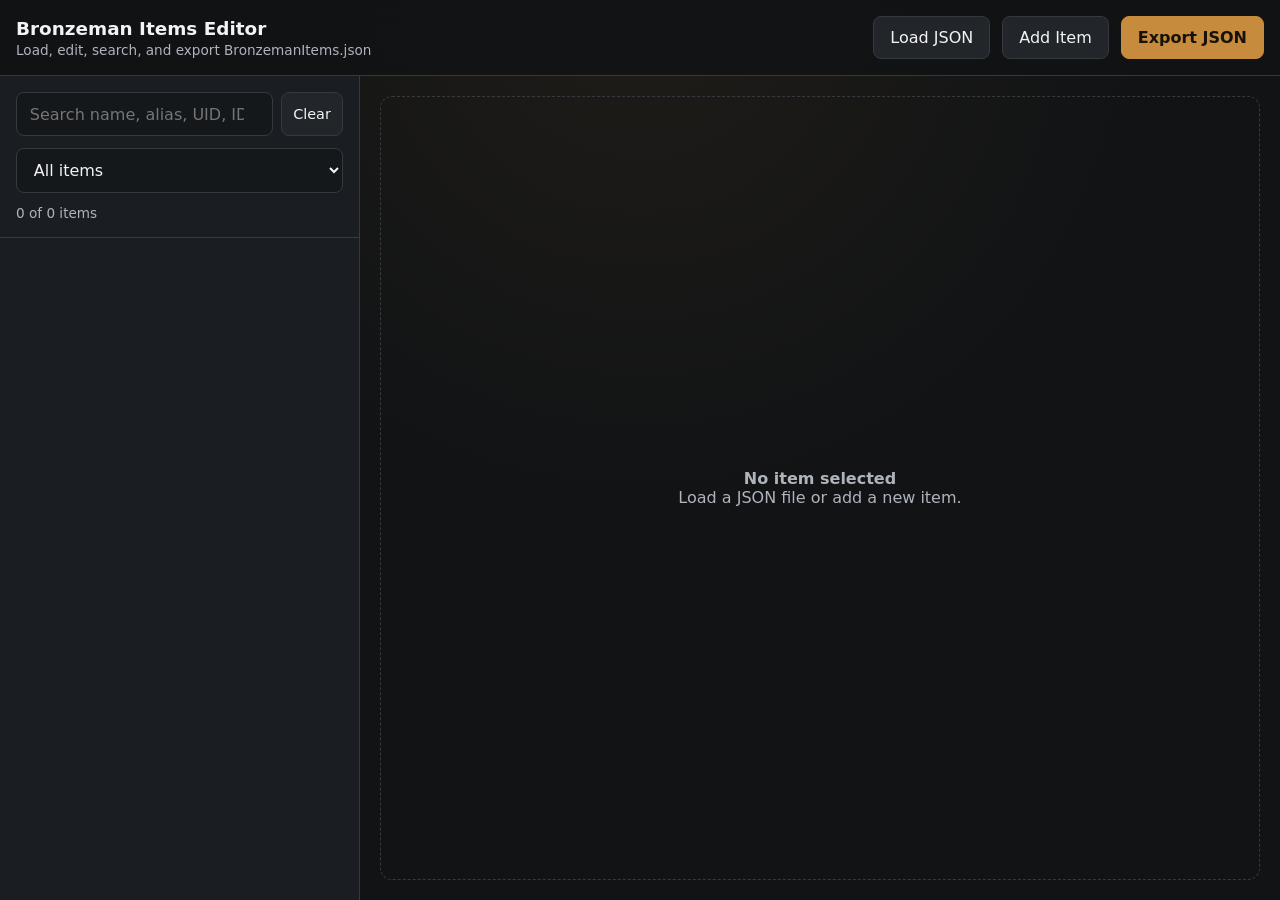
<file: BronzemanItemsEditor.html>
<!DOCTYPE html>
<html lang="en">
<head>
  <meta charset="UTF-8" />
  <meta name="viewport" content="width=device-width, initial-scale=1.0" />
  <title>Bronzeman Items Editor</title>
  <style>
    :root {
      color-scheme: dark;
      --bg: #111315;
      --panel: #1a1d21;
      --panel-2: #22262b;
      --border: #343a40;
      --text: #f2f3f5;
      --muted: #aeb4bc;
      --accent: #c68b3c;
      --accent-hover: #dda657;
      --danger: #b84a4a;
      --success: #4f9d69;
      --input: #15181b;
    }

    * {
      box-sizing: border-box;
    }

    body {
      margin: 0;
      min-height: 100vh;
      background:
        radial-gradient(circle at top, rgba(198, 139, 60, 0.08), transparent 32rem),
        var(--bg);
      color: var(--text);
      font-family: Inter, system-ui, -apple-system, BlinkMacSystemFont, "Segoe UI", sans-serif;
    }

    button,
    input,
    select,
    textarea {
      font: inherit;
    }

    button {
      border: 1px solid var(--border);
      background: var(--panel-2);
      color: var(--text);
      padding: 0.7rem 1rem;
      border-radius: 8px;
      cursor: pointer;
    }

    button:hover {
      border-color: var(--accent);
    }

    button.primary {
      background: var(--accent);
      color: #17110a;
      border-color: var(--accent);
      font-weight: 700;
    }

    button.primary:hover {
      background: var(--accent-hover);
    }

    button.danger {
      background: var(--danger);
      border-color: var(--danger);
    }

    button.small {
      padding: 0.45rem 0.7rem;
      font-size: 0.9rem;
    }

    input,
    select,
    textarea {
      width: 100%;
      color: var(--text);
      background: var(--input);
      border: 1px solid var(--border);
      border-radius: 8px;
      padding: 0.7rem 0.8rem;
      outline: none;
    }

    input:focus,
    select:focus,
    textarea:focus {
      border-color: var(--accent);
      box-shadow: 0 0 0 2px rgba(198, 139, 60, 0.14);
    }

    textarea {
      resize: vertical;
      min-height: 110px;
    }

    .app {
      min-height: 100vh;
      display: grid;
      grid-template-rows: auto 1fr;
    }

    .topbar {
      display: flex;
      align-items: center;
      gap: 0.75rem;
      flex-wrap: wrap;
      padding: 1rem;
      border-bottom: 1px solid var(--border);
      background: rgba(17, 19, 21, 0.96);
      position: sticky;
      top: 0;
      z-index: 10;
      backdrop-filter: blur(12px);
    }

    .title {
      margin-right: auto;
    }

    .title h1 {
      font-size: 1.15rem;
      margin: 0;
    }

    .title p {
      margin: 0.2rem 0 0;
      color: var(--muted);
      font-size: 0.85rem;
    }

    .layout {
      display: grid;
      grid-template-columns: minmax(280px, 360px) 1fr;
      min-height: 0;
    }

    .sidebar {
      border-right: 1px solid var(--border);
      background: var(--panel);
      display: flex;
      flex-direction: column;
      min-height: 0;
      max-height: calc(100vh - 74px);
      position: sticky;
      top: 74px;
    }

    .sidebar-controls {
      padding: 1rem;
      border-bottom: 1px solid var(--border);
      display: grid;
      gap: 0.75rem;
    }

    .search-row {
      display: grid;
      grid-template-columns: 1fr auto;
      gap: 0.5rem;
    }

    .item-count {
      color: var(--muted);
      font-size: 0.85rem;
    }

    .item-list {
      overflow-y: auto;
      padding: 0.5rem;
    }

    .item-row {
      width: 100%;
      display: grid;
      grid-template-columns: 42px minmax(0, 1fr);
      gap: 0.75rem;
      align-items: center;
      text-align: left;
      background: transparent;
      border: 1px solid transparent;
      padding: 0.65rem;
      margin-bottom: 0.3rem;
    }

    .item-row:hover,
    .item-row.active {
      background: var(--panel-2);
      border-color: var(--border);
    }

    .item-row.active {
      border-color: var(--accent);
    }

    .item-row img {
      width: 42px;
      height: 42px;
      object-fit: contain;
      image-rendering: pixelated;
      background: #0e1012;
      border-radius: 6px;
      border: 1px solid var(--border);
    }

    .item-row strong,
    .item-row span {
      display: block;
      overflow: hidden;
      text-overflow: ellipsis;
      white-space: nowrap;
    }

    .item-row span {
      color: var(--muted);
      font-size: 0.8rem;
      margin-top: 0.2rem;
    }

    .editor {
      padding: 1.25rem;
      min-width: 0;
    }

    .empty-state {
      height: 100%;
      min-height: 420px;
      display: grid;
      place-items: center;
      color: var(--muted);
      text-align: center;
      border: 1px dashed var(--border);
      border-radius: 12px;
    }

    .editor-card {
      background: var(--panel);
      border: 1px solid var(--border);
      border-radius: 12px;
      overflow: hidden;
    }

    .editor-header {
      display: grid;
      grid-template-columns: 120px 1fr;
      gap: 1rem;
      padding: 1rem;
      border-bottom: 1px solid var(--border);
      background: var(--panel-2);
    }

    .preview {
      width: 120px;
      height: 120px;
      object-fit: contain;
      image-rendering: pixelated;
      border-radius: 10px;
      border: 1px solid var(--border);
      background: #101214;
    }

    .editor-heading h2 {
      margin: 0 0 0.35rem;
      font-size: 1.35rem;
    }

    .editor-heading p {
      margin: 0;
      color: var(--muted);
      overflow-wrap: anywhere;
    }

    .form-grid {
      display: grid;
      grid-template-columns: repeat(2, minmax(0, 1fr));
      gap: 1rem;
      padding: 1rem;
    }

    .field {
      display: grid;
      gap: 0.4rem;
      min-width: 0;
    }

    .field.full {
      grid-column: 1 / -1;
    }

    .field label {
      color: var(--muted);
      font-size: 0.85rem;
      font-weight: 600;
    }

    .checkbox-row {
      display: flex;
      gap: 1rem;
      flex-wrap: wrap;
      align-items: center;
    }

    .checkbox-label {
      display: inline-flex;
      align-items: center;
      gap: 0.45rem;
      color: var(--text);
      font-size: 0.95rem;
    }

    .checkbox-label input {
      width: auto;
    }

    .tag-grid {
      display: grid;
      grid-template-columns: repeat(auto-fit, minmax(130px, 1fr));
      gap: 0.55rem;
      padding: 0.75rem;
      background: var(--input);
      border: 1px solid var(--border);
      border-radius: 8px;
    }

    .custom-tag-row {
      display: grid;
      grid-template-columns: 1fr auto;
      gap: 0.5rem;
      margin-top: 0.5rem;
    }

    .form-actions {
      display: flex;
      gap: 0.75rem;
      flex-wrap: wrap;
      padding: 1rem;
      border-top: 1px solid var(--border);
      background: var(--panel-2);
    }

    .status {
      margin-left: auto;
      color: var(--muted);
      display: flex;
      align-items: center;
      font-size: 0.9rem;
    }

    .status.dirty {
      color: var(--accent-hover);
    }

    .status.saved {
      color: var(--success);
    }

    .hidden {
      display: none !important;
    }

    @media (max-width: 850px) {
      .layout {
        grid-template-columns: 1fr;
      }

      .sidebar {
        position: static;
        max-height: 42vh;
        border-right: 0;
        border-bottom: 1px solid var(--border);
      }

      .editor-header {
        grid-template-columns: 90px 1fr;
      }

      .preview {
        width: 90px;
        height: 90px;
      }
    }

    @media (max-width: 600px) {
      .form-grid {
        grid-template-columns: 1fr;
      }

      .field.full {
        grid-column: auto;
      }

      .editor {
        padding: 0.75rem;
      }

      .topbar {
        position: static;
      }
    }
  </style>
</head>
<body>
  <div class="app">
    <header class="topbar">
      <div class="title">
        <h1>Bronzeman Items Editor</h1>
        <p>Load, edit, search, and export BronzemanItems.json</p>
      </div>

      <input id="fileInput" type="file" accept=".json,application/json" class="hidden" />
      <button id="loadButton">Load JSON</button>
      <button id="newItemButton">Add Item</button>
      <button id="exportButton" class="primary">Export JSON</button>
    </header>

    <main class="layout">
      <aside class="sidebar">
        <div class="sidebar-controls">
          <div class="search-row">
            <input id="searchInput" type="search" placeholder="Search name, alias, UID, ID, or tag..." />
            <button id="clearSearchButton" class="small">Clear</button>
          </div>

          <select id="filterSelect">
            <option value="all">All items</option>
            <option value="unlocked">Unlocked only</option>
            <option value="locked">Locked only</option>
            <option value="available">Always available</option>
            <option value="talent">Talent items</option>
            <option value="shop">Shop items</option>
          </select>

          <div id="itemCount" class="item-count">0 items</div>
        </div>

        <div id="itemList" class="item-list"></div>
      </aside>

      <section class="editor">
        <div id="emptyState" class="empty-state">
          <div>
            <strong>No item selected</strong>
            <div>Load a JSON file or add a new item.</div>
          </div>
        </div>

        <div id="editorCard" class="editor-card hidden">
          <div class="editor-header">
            <img id="imagePreview" class="preview" alt="Item preview" />
            <div class="editor-heading">
              <h2 id="editorTitle">Item</h2>
              <p id="editorSubtitle"></p>
            </div>
          </div>

          <div class="form-grid">
            <div class="field">
              <label for="nameInput">Name</label>
              <input id="nameInput" type="text" />
            </div>

            <div class="field">
              <label for="aliasInput">Alias</label>
              <input id="aliasInput" type="text" />
            </div>

            <div class="field">
              <label for="uidInput">UID</label>
              <input id="uidInput" type="text" />
            </div>

            <div class="field">
              <label for="itemIdInput">Item ID</label>
              <input id="itemIdInput" type="number" step="1" />
            </div>

            <div class="field">
              <label for="tierInput">Tier</label>
              <input id="tierInput" type="number" step="1" placeholder="null" />
            </div>

            <div class="field">
              <label for="costInput">Cost</label>
              <input id="costInput" type="number" step="1" placeholder="null" />
            </div>

            <div class="field full">
              <label>Flags</label>
              <div class="checkbox-row">
                <label class="checkbox-label">
                  <input id="alwaysAvailableInput" type="checkbox" />
                  Always available
                </label>
                <label class="checkbox-label">
                  <input id="unlockedInput" type="checkbox" />
                  Unlocked
                </label>
              </div>
            </div>

            <div class="field full">
              <label for="wikiLinkInput">Wiki Link</label>
              <input id="wikiLinkInput" type="url" />
            </div>

            <div class="field full">
              <label for="imageNameInput">Image Name</label>
              <input id="imageNameInput" type="text" placeholder="Shark.png" />
            </div>

            <div class="field full">
              <label>Tags</label>
              <div id="tagGrid" class="tag-grid"></div>
              <div class="custom-tag-row">
                <input id="customTagInput" type="text" placeholder="Add custom tag definition" />
                <button id="addTagButton" class="small">Add Tag</button>
              </div>
            </div>

            <div class="field full">
              <label>Behaviors</label>
              <div id="behaviorGrid" class="tag-grid"></div>
              <div class="custom-tag-row">
                <input id="customBehaviorInput" type="text" placeholder="Add custom behavior definition" />
                <button id="addBehaviorButton" class="small">Add Behavior</button>
              </div>
            </div>
          </div>

          <div class="form-actions">
            <button id="duplicateButton">Duplicate Item</button>
            <button id="deleteButton" class="danger">Delete Item</button>
            <div id="statusText" class="status saved">Saved in memory</div>
          </div>
        </div>
      </section>
    </main>
  </div>

  <script>
    const defaultTagDefinitions = [
      "melee",
      "range",
      "mage",
      "weapon",
      "armor",
      "spec",
      "jewellery",
      "rune",
      "food",
      "potion",
      "teleport",
      "ammo",
      "consumable",
      "other"
    ];

    const defaultBehaviorDefinitions = [
      "hidden",
      "talent",
      "shop",
      "unlock",
      "resupply"
    ];

    const state = {
      data: {
        schemaVersion: 2,
        items: [],
        tagDefinitions: [...defaultTagDefinitions],
        behaviorDefinitions: [...defaultBehaviorDefinitions]
      },
      selectedIndex: -1,
      dirty: false,
      fileName: "BronzemanItems.json"
    };

    const elements = {
      fileInput: document.getElementById("fileInput"),
      loadButton: document.getElementById("loadButton"),
      newItemButton: document.getElementById("newItemButton"),
      exportButton: document.getElementById("exportButton"),
      searchInput: document.getElementById("searchInput"),
      clearSearchButton: document.getElementById("clearSearchButton"),
      filterSelect: document.getElementById("filterSelect"),
      itemCount: document.getElementById("itemCount"),
      itemList: document.getElementById("itemList"),
      emptyState: document.getElementById("emptyState"),
      editorCard: document.getElementById("editorCard"),
      imagePreview: document.getElementById("imagePreview"),
      editorTitle: document.getElementById("editorTitle"),
      editorSubtitle: document.getElementById("editorSubtitle"),
      nameInput: document.getElementById("nameInput"),
      aliasInput: document.getElementById("aliasInput"),
      uidInput: document.getElementById("uidInput"),
      itemIdInput: document.getElementById("itemIdInput"),
      tierInput: document.getElementById("tierInput"),
      costInput: document.getElementById("costInput"),
      alwaysAvailableInput: document.getElementById("alwaysAvailableInput"),
      unlockedInput: document.getElementById("unlockedInput"),
      wikiLinkInput: document.getElementById("wikiLinkInput"),
      imageNameInput: document.getElementById("imageNameInput"),
      tagGrid: document.getElementById("tagGrid"),
      customTagInput: document.getElementById("customTagInput"),
      addTagButton: document.getElementById("addTagButton"),
      behaviorGrid: document.getElementById("behaviorGrid"),
      customBehaviorInput: document.getElementById("customBehaviorInput"),
      addBehaviorButton: document.getElementById("addBehaviorButton"),
      duplicateButton: document.getElementById("duplicateButton"),
      deleteButton: document.getElementById("deleteButton"),
      statusText: document.getElementById("statusText")
    };

    function normalizeData(data) {
      if (!data || typeof data !== "object") {
        throw new Error("The JSON root must be an object.");
      }

      if (!Array.isArray(data.items)) {
        throw new Error('The JSON must contain an "items" array.');
      }

      if (!Array.isArray(data.tagDefinitions)) {
        data.tagDefinitions = [...defaultTagDefinitions];
      }

      if (!Array.isArray(data.behaviorDefinitions)) {
        data.behaviorDefinitions = [...defaultBehaviorDefinitions];
      }

      if (data.schemaVersion === undefined) {
        data.schemaVersion = 2;
      }

      data.items = data.items.map(item => ({
        name: item.name ?? "",
        alias: item.alias ?? item.name ?? "",
        uid: item.uid ?? slugify(item.name ?? ""),
        itemId: toNullableNumber(item.itemId),
        tags: Array.isArray(item.tags) ? item.tags.map(String) : [],
        behaviors: Array.isArray(item.behaviors) ? item.behaviors.map(String) : [],
        tier: toNullableNumber(item.tier),
        alwaysAvailable: Boolean(item.alwaysAvailable),
        unlocked: Boolean(item.unlocked),
        wikiLink: item.wikiLink ?? "",
        imageName: item.imageName ?? "",
        cost: toNullableNumber(item.cost)
      }));

      data.tagDefinitions = [...new Set(data.tagDefinitions.map(String))];
      data.behaviorDefinitions = [...new Set(data.behaviorDefinitions.map(String))];

      for (const item of data.items) {
        for (const tag of item.tags) {
          if (!data.tagDefinitions.includes(tag)) {
            data.tagDefinitions.push(tag);
          }
        }

        for (const behavior of item.behaviors) {
          if (!data.behaviorDefinitions.includes(behavior)) {
            data.behaviorDefinitions.push(behavior);
          }
        }
      }

      return data;
    }

    function toNullableNumber(value) {
      if (value === null || value === undefined || value === "") {
        return null;
      }

      const number = Number(value);
      return Number.isFinite(number) ? number : null;
    }

    function slugify(value) {
      return String(value)
        .trim()
        .toLowerCase()
        .replace(/['’]/g, "")
        .replace(/[^a-z0-9]+/g, "-")
        .replace(/^-+|-+$/g, "");
    }

    function imagePath(item) {
      if (!item?.imageName) {
        return "";
      }

      return `images/items/${encodeURIComponent(item.imageName).replace(/%2F/g, "/")}`;
    }

    function setDirty(isDirty = true) {
      state.dirty = isDirty;
      elements.statusText.textContent = isDirty ? "Unsaved changes" : "Saved in memory";
      elements.statusText.classList.toggle("dirty", isDirty);
      elements.statusText.classList.toggle("saved", !isDirty);
    }

    function currentItem() {
      return state.selectedIndex >= 0 ? state.data.items[state.selectedIndex] : null;
    }

    function filteredItems() {
      const query = elements.searchInput.value.trim().toLowerCase();
      const filter = elements.filterSelect.value;

      return state.data.items
        .map((item, index) => ({ item, index }))
        .filter(({ item }) => {
          const matchesQuery =
            !query ||
            item.name.toLowerCase().includes(query) ||
            item.alias.toLowerCase().includes(query) ||
            item.uid.toLowerCase().includes(query) ||
            String(item.itemId ?? "").includes(query) ||
            item.tags.some(tag => tag.toLowerCase().includes(query)) ||
            item.behaviors.some(behavior => behavior.toLowerCase().includes(query));

          if (!matchesQuery) {
            return false;
          }

          switch (filter) {
            case "unlocked":
              return item.unlocked;
            case "locked":
              return !item.unlocked;
            case "available":
              return item.alwaysAvailable;
            case "talent":
              return item.behaviors.includes("talent");
            case "shop":
              return item.behaviors.includes("shop");
            default:
              return true;
          }
        });
    }

    function renderItemList() {
      const matches = filteredItems();
      elements.itemList.innerHTML = "";
      elements.itemCount.textContent = `${matches.length} of ${state.data.items.length} items`;

      const fragment = document.createDocumentFragment();

      for (const { item, index } of matches) {
        const button = document.createElement("button");
        button.className = `item-row${index === state.selectedIndex ? " active" : ""}`;
        button.type = "button";
        button.addEventListener("click", () => selectItem(index));

        const image = document.createElement("img");
        image.src = imagePath(item);
        image.alt = "";
        image.onerror = () => {
          image.style.opacity = "0.2";
          image.removeAttribute("src");
        };

        const text = document.createElement("div");
        const name = document.createElement("strong");
        name.textContent = item.name || "(Unnamed item)";
        const details = document.createElement("span");
        details.textContent = `${item.uid || "no-uid"} · ${item.itemId ?? "no ID"}`;

        text.append(name, details);
        button.append(image, text);
        fragment.append(button);
      }

      elements.itemList.append(fragment);
    }

    function renderTagGrid() {
      const item = currentItem();
      elements.tagGrid.innerHTML = "";

      if (!item) {
        return;
      }

      const fragment = document.createDocumentFragment();

      for (const tag of state.data.tagDefinitions) {
        const label = document.createElement("label");
        label.className = "checkbox-label";

        const checkbox = document.createElement("input");
        checkbox.type = "checkbox";
        checkbox.checked = item.tags.includes(tag);
        checkbox.addEventListener("change", () => {
          if (checkbox.checked) {
            if (!item.tags.includes(tag)) {
              item.tags.push(tag);
            }
          } else {
            item.tags = item.tags.filter(existingTag => existingTag !== tag);
          }

          setDirty();
          renderItemList();
        });

        const text = document.createElement("span");
        text.textContent = tag;

        label.append(checkbox, text);
        fragment.append(label);
      }

      elements.tagGrid.append(fragment);
    }

    function renderBehaviorGrid() {
      const item = currentItem();
      elements.behaviorGrid.innerHTML = "";

      if (!item) {
        return;
      }

      const fragment = document.createDocumentFragment();

      for (const behavior of state.data.behaviorDefinitions) {
        const label = document.createElement("label");
        label.className = "checkbox-label";

        const checkbox = document.createElement("input");
        checkbox.type = "checkbox";
        checkbox.checked = item.behaviors.includes(behavior);
        checkbox.addEventListener("change", () => {
          if (checkbox.checked) {
            if (!item.behaviors.includes(behavior)) {
              item.behaviors.push(behavior);
            }
          } else {
            item.behaviors = item.behaviors.filter(existingBehavior => existingBehavior !== behavior);
          }

          setDirty();
          renderItemList();
        });

        const text = document.createElement("span");
        text.textContent = behavior;

        label.append(checkbox, text);
        fragment.append(label);
      }

      elements.behaviorGrid.append(fragment);
    }

    function renderEditor() {
      const item = currentItem();
      const hasItem = Boolean(item);

      elements.emptyState.classList.toggle("hidden", hasItem);
      elements.editorCard.classList.toggle("hidden", !hasItem);

      if (!item) {
        return;
      }

      elements.nameInput.value = item.name;
      elements.aliasInput.value = item.alias;
      elements.uidInput.value = item.uid;
      elements.itemIdInput.value = item.itemId ?? "";
      elements.tierInput.value = item.tier ?? "";
      elements.costInput.value = item.cost ?? "";
      elements.alwaysAvailableInput.checked = item.alwaysAvailable;
      elements.unlockedInput.checked = item.unlocked;
      elements.wikiLinkInput.value = item.wikiLink;
      elements.imageNameInput.value = item.imageName;

      elements.editorTitle.textContent = item.name || "(Unnamed item)";
      elements.editorSubtitle.textContent = item.uid || "No UID";

      elements.imagePreview.src = imagePath(item);
      elements.imagePreview.style.opacity = "1";
      elements.imagePreview.onerror = () => {
        elements.imagePreview.style.opacity = "0.2";
        elements.imagePreview.removeAttribute("src");
      };

      renderTagGrid();
      renderBehaviorGrid();
      setDirty(state.dirty);
    }

    function selectItem(index) {
      state.selectedIndex = index;
      renderItemList();
      renderEditor();
    }

    function addItem() {
      const item = {
        name: "New item",
        alias: "New item",
        uid: makeUniqueUid("new-item"),
        itemId: null,
        tags: [],
        behaviors: [],
        tier: null,
        alwaysAvailable: false,
        unlocked: false,
        wikiLink: "",
        imageName: "",
        cost: null
      };

      state.data.items.push(item);
      state.selectedIndex = state.data.items.length - 1;
      setDirty();
      renderItemList();
      renderEditor();
      elements.nameInput.focus();
      elements.nameInput.select();
    }

    function duplicateItem() {
      const item = currentItem();
      if (!item) {
        return;
      }

      const copy = structuredClone(item);
      copy.name = `${item.name} Copy`;
      copy.alias = `${item.alias} Copy`;
      copy.uid = makeUniqueUid(`${item.uid || slugify(item.name)}-copy`);

      state.data.items.splice(state.selectedIndex + 1, 0, copy);
      state.selectedIndex += 1;

      setDirty();
      renderItemList();
      renderEditor();
    }

    function deleteItem() {
      const item = currentItem();
      if (!item) {
        return;
      }

      const confirmed = confirm(`Delete "${item.name || "this item"}"?`);
      if (!confirmed) {
        return;
      }

      state.data.items.splice(state.selectedIndex, 1);

      if (state.data.items.length === 0) {
        state.selectedIndex = -1;
      } else if (state.selectedIndex >= state.data.items.length) {
        state.selectedIndex = state.data.items.length - 1;
      }

      setDirty();
      renderItemList();
      renderEditor();
    }

    function makeUniqueUid(baseUid) {
      const normalized = slugify(baseUid) || "item";
      const existing = new Set(state.data.items.map(item => item.uid));

      if (!existing.has(normalized)) {
        return normalized;
      }

      let counter = 2;
      while (existing.has(`${normalized}-${counter}`)) {
        counter += 1;
      }

      return `${normalized}-${counter}`;
    }

    function addTagDefinition() {
      const tag = elements.customTagInput.value.trim().toLowerCase();

      if (!tag) {
        return;
      }

      if (!state.data.tagDefinitions.includes(tag)) {
        state.data.tagDefinitions.push(tag);
      }

      const item = currentItem();
      if (item && !item.tags.includes(tag)) {
        item.tags.push(tag);
      }

      elements.customTagInput.value = "";
      setDirty();
      renderTagGrid();
      renderItemList();
    }

    function addBehaviorDefinition() {
      const behavior = elements.customBehaviorInput.value.trim().toLowerCase();

      if (!behavior) {
        return;
      }

      if (!state.data.behaviorDefinitions.includes(behavior)) {
        state.data.behaviorDefinitions.push(behavior);
      }

      const item = currentItem();
      if (item && !item.behaviors.includes(behavior)) {
        item.behaviors.push(behavior);
      }

      elements.customBehaviorInput.value = "";
      setDirty();
      renderBehaviorGrid();
      renderItemList();
    }

    function updateCurrentItem(field, value) {
      const item = currentItem();
      if (!item) {
        return;
      }

      item[field] = value;
      setDirty();

      if (["name", "uid", "itemId", "imageName"].includes(field)) {
        renderItemList();
      }

      if (["name", "uid", "imageName"].includes(field)) {
        elements.editorTitle.textContent = item.name || "(Unnamed item)";
        elements.editorSubtitle.textContent = item.uid || "No UID";
        elements.imagePreview.src = imagePath(item);
        elements.imagePreview.style.opacity = "1";
      }
    }

    function exportJson() {
      const output = JSON.stringify(state.data, null, 2) + "\n";
      const blob = new Blob([output], { type: "application/json" });
      const url = URL.createObjectURL(blob);
      const anchor = document.createElement("a");

      anchor.href = url;
      anchor.download = state.fileName || "BronzemanItems.json";
      document.body.append(anchor);
      anchor.click();
      anchor.remove();

      URL.revokeObjectURL(url);
      setDirty(false);
    }

    async function loadJsonFile(file) {
      try {
        const text = await file.text();
        const parsed = JSON.parse(text);

        state.data = normalizeData(parsed);
        state.selectedIndex = state.data.items.length ? 0 : -1;
        state.fileName = file.name || "BronzemanItems.json";

        elements.searchInput.value = "";
        elements.filterSelect.value = "all";

        setDirty(false);
        renderItemList();
        renderEditor();
      } catch (error) {
        alert(`Could not load JSON:\n${error.message}`);
      } finally {
        elements.fileInput.value = "";
      }
    }

    elements.loadButton.addEventListener("click", () => elements.fileInput.click());
    elements.fileInput.addEventListener("change", event => {
      const file = event.target.files?.[0];
      if (file) {
        loadJsonFile(file);
      }
    });

    elements.newItemButton.addEventListener("click", addItem);
    elements.exportButton.addEventListener("click", exportJson);
    elements.duplicateButton.addEventListener("click", duplicateItem);
    elements.deleteButton.addEventListener("click", deleteItem);

    elements.searchInput.addEventListener("input", renderItemList);
    elements.filterSelect.addEventListener("change", renderItemList);
    elements.clearSearchButton.addEventListener("click", () => {
      elements.searchInput.value = "";
      elements.searchInput.focus();
      renderItemList();
    });

    elements.addTagButton.addEventListener("click", addTagDefinition);
    elements.customTagInput.addEventListener("keydown", event => {
      if (event.key === "Enter") {
        event.preventDefault();
        addTagDefinition();
      }
    });

    elements.addBehaviorButton.addEventListener("click", addBehaviorDefinition);
    elements.customBehaviorInput.addEventListener("keydown", event => {
      if (event.key === "Enter") {
        event.preventDefault();
        addBehaviorDefinition();
      }
    });

    elements.nameInput.addEventListener("input", event => {
      updateCurrentItem("name", event.target.value);
    });

    elements.aliasInput.addEventListener("input", event => {
      updateCurrentItem("alias", event.target.value);
    });

    elements.uidInput.addEventListener("input", event => {
      updateCurrentItem("uid", event.target.value);
    });

    elements.itemIdInput.addEventListener("input", event => {
      updateCurrentItem("itemId", toNullableNumber(event.target.value));
    });

    elements.tierInput.addEventListener("input", event => {
      updateCurrentItem("tier", toNullableNumber(event.target.value));
    });

    elements.costInput.addEventListener("input", event => {
      updateCurrentItem("cost", toNullableNumber(event.target.value));
    });

    elements.alwaysAvailableInput.addEventListener("change", event => {
      updateCurrentItem("alwaysAvailable", event.target.checked);
    });

    elements.unlockedInput.addEventListener("change", event => {
      updateCurrentItem("unlocked", event.target.checked);
    });

    elements.wikiLinkInput.addEventListener("input", event => {
      updateCurrentItem("wikiLink", event.target.value);
    });

    elements.imageNameInput.addEventListener("input", event => {
      updateCurrentItem("imageName", event.target.value);
    });

    window.addEventListener("beforeunload", event => {
      if (!state.dirty) {
        return;
      }

      event.preventDefault();
      event.returnValue = "";
    });

    renderItemList();
    renderEditor();
  </script>
</body>
</html>
</file>
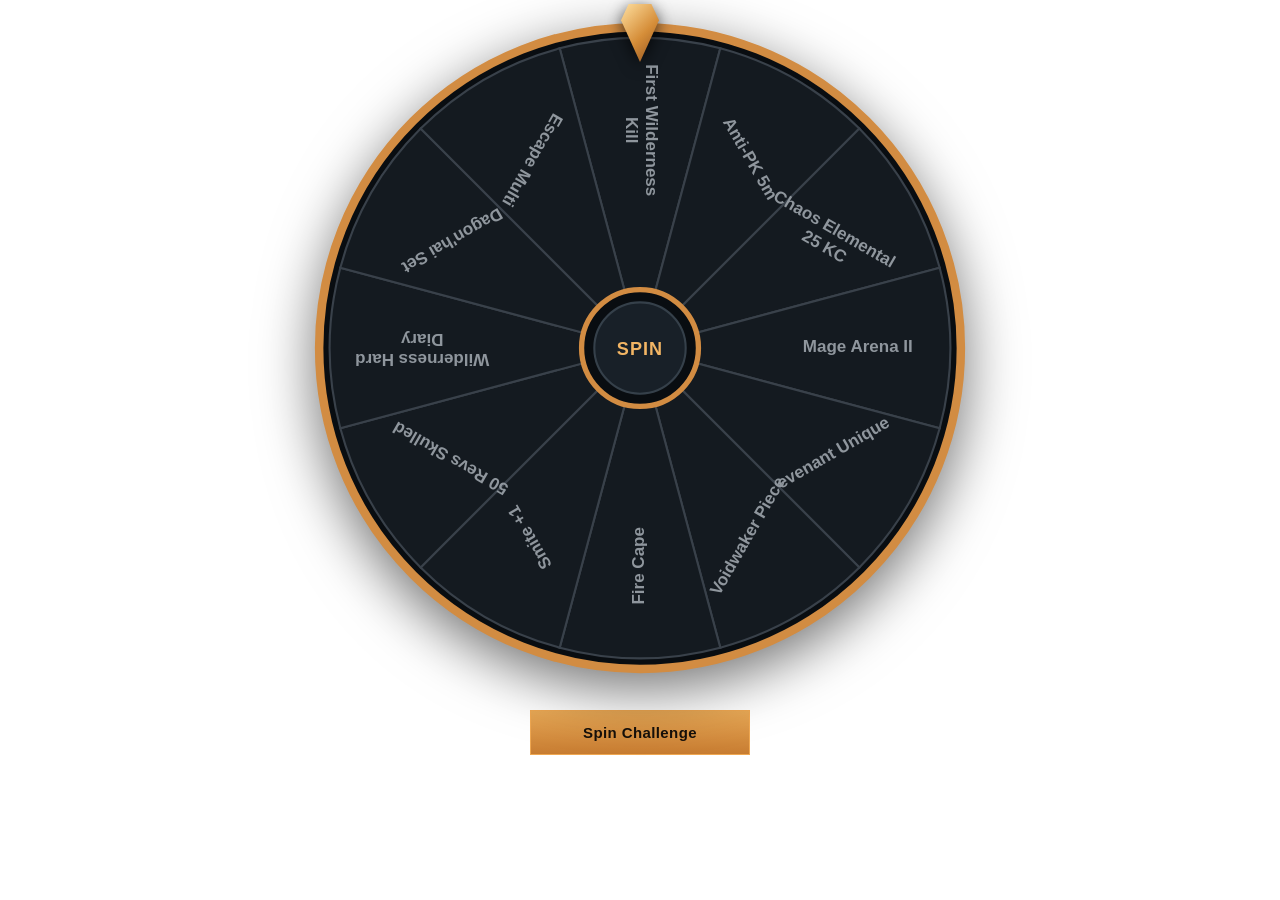
<file: challengetest/challengetest.html>
<!DOCTYPE html>
<html lang="en">
<head>
  <meta charset="UTF-8">

  <meta
    name="viewport"
    content="width=device-width, initial-scale=1.0"
  >

  <title>Bronzeman Challenge Wheel</title>

  <link rel="stylesheet" href="./challengetest.css">
</head>

<body>
  <main class="page">
    <section class="challenge-wheel">
      <div class="wheel-wrapper">
        <div class="wheel-pointer" aria-hidden="true"></div>

        <svg
          id="challengeWheel"
          class="wheel"
          viewBox="-320 -320 640 640"
          role="img"
          aria-label="Bronzeman challenge wheel"
        >
          <defs>
            <filter
              id="selectedGlow"
              x="-50%"
              y="-50%"
              width="200%"
              height="200%"
            >
              <feGaussianBlur
                stdDeviation="7"
                result="blur"
              ></feGaussianBlur>

              <feFlood
                flood-color="#f1ad56"
                flood-opacity="0.9"
                result="color"
              ></feFlood>

              <feComposite
                in="color"
                in2="blur"
                operator="in"
                result="glow"
              ></feComposite>

              <feMerge>
                <feMergeNode in="glow"></feMergeNode>
                <feMergeNode in="SourceGraphic"></feMergeNode>
              </feMerge>
            </filter>
          </defs>

          <circle
            class="wheel-outer-ring"
            cx="0"
            cy="0"
            r="302"
          ></circle>

          <g id="wheelRotator">
            <g id="wheelSlices"></g>

            <circle
              class="wheel-center-ring"
              cx="0"
              cy="0"
              r="55"
            ></circle>

            <circle
              class="wheel-center"
              cx="0"
              cy="0"
              r="43"
            ></circle>

            <text
              class="wheel-center-text"
              x="0"
              y="7"
              text-anchor="middle"
            >
              SPIN
            </text>
          </g>
        </svg>
      </div>

      <button
        id="spinChallengeButton"
        class="spin-button"
        type="button"
      >
        Spin Challenge
      </button>

      <section
        id="challengeResult"
        class="challenge-result"
        aria-live="polite"
        hidden
      >
        <div class="result-label">Challenge</div>

        <div
          id="challengeResultName"
          class="result-name"
        ></div>

        <div class="result-label reward-label">
          Reward
        </div>

        <div
          id="challengeReward"
          class="reward-items"
        ></div>
      </section>
    </section>
  </main>

  <script src="./challengetest.js"></script>
</body>
</html>
</file>
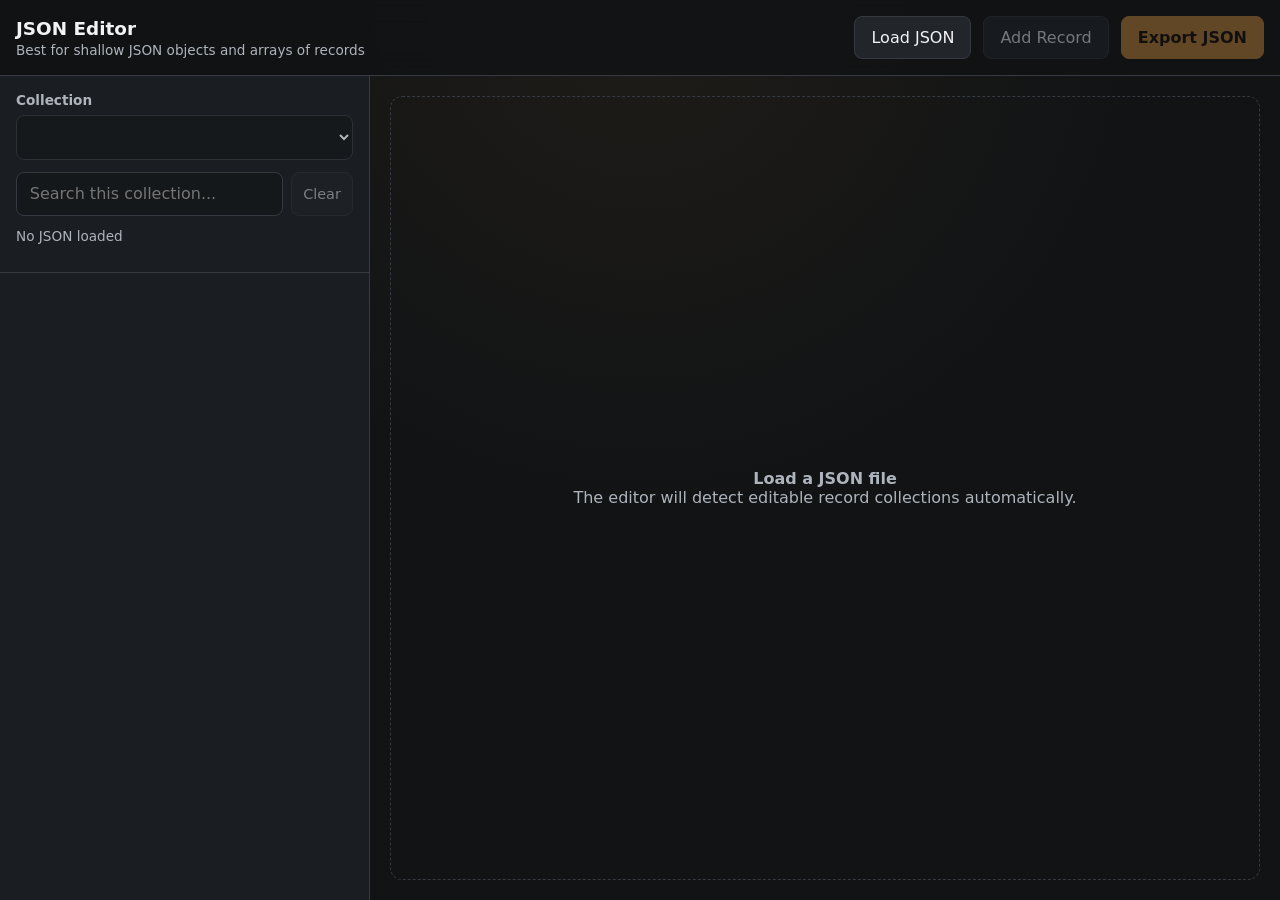
<file: tools/JSONEditor.html>
<!DOCTYPE html>
<html lang="en">
<head>
  <meta charset="UTF-8" />
  <meta name="viewport" content="width=device-width, initial-scale=1.0" />
  <title>JSON Editor</title>
  <style>
    :root {
      color-scheme: dark;
      --bg: #111315;
      --panel: #1a1d21;
      --panel-2: #22262b;
      --border: #343a40;
      --text: #f2f3f5;
      --muted: #aeb4bc;
      --accent: #c68b3c;
      --accent-hover: #dda657;
      --danger: #b84a4a;
      --success: #4f9d69;
      --input: #15181b;
      --warning: #d4a24e;
    }

    * { box-sizing: border-box; }

    body {
      margin: 0;
      min-height: 100vh;
      background:
        radial-gradient(circle at top, rgba(198, 139, 60, 0.08), transparent 32rem),
        var(--bg);
      color: var(--text);
      font-family: Inter, system-ui, -apple-system, BlinkMacSystemFont, "Segoe UI", sans-serif;
    }

    button, input, select, textarea { font: inherit; }

    button {
      border: 1px solid var(--border);
      background: var(--panel-2);
      color: var(--text);
      padding: 0.7rem 1rem;
      border-radius: 8px;
      cursor: pointer;
    }

    button:hover { border-color: var(--accent); }
    button:disabled { opacity: 0.45; cursor: not-allowed; }

    button.primary {
      background: var(--accent);
      color: #17110a;
      border-color: var(--accent);
      font-weight: 700;
    }

    button.primary:hover { background: var(--accent-hover); }
    button.danger { background: var(--danger); border-color: var(--danger); }
    button.small { padding: 0.45rem 0.7rem; font-size: 0.9rem; }

    input, select, textarea {
      width: 100%;
      color: var(--text);
      background: var(--input);
      border: 1px solid var(--border);
      border-radius: 8px;
      padding: 0.7rem 0.8rem;
      outline: none;
    }

    input:focus, select:focus, textarea:focus {
      border-color: var(--accent);
      box-shadow: 0 0 0 2px rgba(198, 139, 60, 0.14);
    }

    textarea { resize: vertical; min-height: 100px; }

    .app { min-height: 100vh; display: grid; grid-template-rows: auto 1fr; }

    .topbar {
      display: flex;
      align-items: center;
      gap: 0.75rem;
      flex-wrap: wrap;
      padding: 1rem;
      border-bottom: 1px solid var(--border);
      background: rgba(17, 19, 21, 0.96);
      position: sticky;
      top: 0;
      z-index: 10;
      backdrop-filter: blur(12px);
    }

    .title { margin-right: auto; }
    .title h1 { font-size: 1.15rem; margin: 0; }
    .title p { margin: 0.2rem 0 0; color: var(--muted); font-size: 0.85rem; }

    .layout { display: grid; grid-template-columns: minmax(290px, 370px) 1fr; min-height: 0; }

    .sidebar {
      border-right: 1px solid var(--border);
      background: var(--panel);
      display: flex;
      flex-direction: column;
      min-height: 0;
      max-height: calc(100vh - 74px);
      position: sticky;
      top: 74px;
    }

    .sidebar-controls {
      padding: 1rem;
      border-bottom: 1px solid var(--border);
      display: grid;
      gap: 0.75rem;
    }

    .search-row { display: grid; grid-template-columns: 1fr auto; gap: 0.5rem; }
    .record-count, .hint { color: var(--muted); font-size: 0.85rem; }
    .record-list { overflow-y: auto; padding: 0.5rem; }

    .record-row {
      width: 100%;
      display: grid;
      grid-template-columns: 42px minmax(0, 1fr);
      gap: 0.75rem;
      align-items: center;
      text-align: left;
      background: transparent;
      border: 1px solid transparent;
      padding: 0.65rem;
      margin-bottom: 0.3rem;
    }

    .record-row.no-image { grid-template-columns: minmax(0, 1fr); }
    .record-row:hover, .record-row.active { background: var(--panel-2); border-color: var(--border); }
    .record-row.active { border-color: var(--accent); }

    .record-row img {
      width: 42px;
      height: 42px;
      object-fit: contain;
      image-rendering: pixelated;
      background: #0e1012;
      border-radius: 6px;
      border: 1px solid var(--border);
    }

    .record-row strong, .record-row span {
      display: block;
      overflow: hidden;
      text-overflow: ellipsis;
      white-space: nowrap;
    }

    .record-row span { color: var(--muted); font-size: 0.8rem; margin-top: 0.2rem; }

    .editor { padding: 1.25rem; min-width: 0; }

    .empty-state {
      height: 100%;
      min-height: 420px;
      display: grid;
      place-items: center;
      color: var(--muted);
      text-align: center;
      border: 1px dashed var(--border);
      border-radius: 12px;
      padding: 2rem;
    }

    .editor-card { background: var(--panel); border: 1px solid var(--border); border-radius: 12px; overflow: hidden; }

    .editor-header {
      display: grid;
      grid-template-columns: 120px 1fr;
      gap: 1rem;
      padding: 1rem;
      border-bottom: 1px solid var(--border);
      background: var(--panel-2);
    }

    .editor-header.no-preview { grid-template-columns: 1fr; }

    .preview {
      width: 120px;
      height: 120px;
      object-fit: contain;
      image-rendering: pixelated;
      border-radius: 10px;
      border: 1px solid var(--border);
      background: #101214;
    }

    .editor-heading h2 { margin: 0 0 0.35rem; font-size: 1.35rem; overflow-wrap: anywhere; }
    .editor-heading p { margin: 0; color: var(--muted); overflow-wrap: anywhere; }

    .form-grid {
      display: grid;
      grid-template-columns: repeat(2, minmax(0, 1fr));
      gap: 1rem;
      padding: 1rem;
    }

    .field { display: grid; gap: 0.4rem; min-width: 0; }
    .field.full { grid-column: 1 / -1; }
    .field > label, .nested-title { color: var(--muted); font-size: 0.85rem; font-weight: 600; }

    .checkbox-label { display: inline-flex; align-items: center; gap: 0.55rem; color: var(--text); }
    .checkbox-label input { width: auto; }

    .definition-grid {
      display: grid;
      grid-template-columns: repeat(auto-fit, minmax(135px, 1fr));
      gap: 0.55rem;
      padding: 0.75rem;
      background: var(--input);
      border: 1px solid var(--border);
      border-radius: 8px;
    }

    .nested-object {
      grid-column: 1 / -1;
      border: 1px solid var(--border);
      border-radius: 10px;
      padding: 0.9rem;
      display: grid;
      grid-template-columns: repeat(2, minmax(0, 1fr));
      gap: 0.85rem;
      background: rgba(0, 0, 0, 0.08);
    }

    .nested-title { grid-column: 1 / -1; font-size: 0.95rem; color: var(--text); }

    .field-note { color: var(--muted); font-size: 0.78rem; }
    .field-error { color: #f08a8a; font-size: 0.8rem; min-height: 1em; }

    .form-actions {
      display: flex;
      gap: 0.75rem;
      flex-wrap: wrap;
      padding: 1rem;
      border-top: 1px solid var(--border);
      background: var(--panel-2);
    }

    .status { margin-left: auto; color: var(--muted); display: flex; align-items: center; font-size: 0.9rem; }
    .status.dirty { color: var(--accent-hover); }
    .status.saved { color: var(--success); }
    .status.invalid { color: #f08a8a; }
    .hidden { display: none !important; }

    @media (max-width: 850px) {
      .layout { grid-template-columns: 1fr; }
      .sidebar { position: static; max-height: 42vh; border-right: 0; border-bottom: 1px solid var(--border); }
      .editor-header { grid-template-columns: 90px 1fr; }
      .preview { width: 90px; height: 90px; }
    }

    @media (max-width: 600px) {
      .form-grid, .nested-object { grid-template-columns: 1fr; }
      .field.full, .nested-object, .nested-title { grid-column: auto; }
      .editor { padding: 0.75rem; }
      .topbar { position: static; }
    }
  </style>
</head>
<body>
  <div class="app">
    <header class="topbar">
      <div class="title">
        <h1>JSON Editor</h1>
        <p>Best for shallow JSON objects and arrays of records</p>
      </div>

      <input id="fileInput" type="file" accept=".json,application/json" class="hidden" />
      <button id="loadButton">Load JSON</button>
      <button id="addButton" disabled>Add Record</button>
      <button id="exportButton" class="primary" disabled>Export JSON</button>
    </header>

    <main class="layout">
      <aside class="sidebar">
        <div class="sidebar-controls">
          <div class="field">
            <label for="collectionSelect">Collection</label>
            <select id="collectionSelect" disabled></select>
          </div>

          <div class="search-row">
            <input id="searchInput" type="search" placeholder="Search this collection..." disabled />
            <button id="clearSearchButton" class="small" disabled>Clear</button>
          </div>

          <div id="recordCount" class="record-count">No JSON loaded</div>
          <div id="collectionHint" class="hint"></div>
        </div>

        <div id="recordList" class="record-list"></div>
      </aside>

      <section class="editor">
        <div id="emptyState" class="empty-state">
          <div>
            <strong>Load a JSON file</strong>
            <div>The editor will detect editable record collections automatically.</div>
          </div>
        </div>

        <div id="editorCard" class="editor-card hidden">
          <div id="editorHeader" class="editor-header no-preview">
            <img id="imagePreview" class="preview hidden" alt="Record preview" />
            <div class="editor-heading">
              <h2 id="editorTitle">Record</h2>
              <p id="editorSubtitle"></p>
            </div>
          </div>

          <div id="formGrid" class="form-grid"></div>

          <div class="form-actions">
            <button id="duplicateButton">Duplicate Record</button>
            <button id="deleteButton" class="danger">Delete Record</button>
            <div id="statusText" class="status saved">Saved in memory</div>
          </div>
        </div>
      </section>
    </main>
  </div>

  <script>
    const state = {
      data: null,
      fileName: "data.json",
      collections: [],
      collectionKey: null,
      selectedIndex: -1,
      dirty: false,
      invalidFields: new Set()
    };

    const elements = {
      fileInput: document.getElementById("fileInput"),
      loadButton: document.getElementById("loadButton"),
      addButton: document.getElementById("addButton"),
      exportButton: document.getElementById("exportButton"),
      collectionSelect: document.getElementById("collectionSelect"),
      searchInput: document.getElementById("searchInput"),
      clearSearchButton: document.getElementById("clearSearchButton"),
      recordCount: document.getElementById("recordCount"),
      collectionHint: document.getElementById("collectionHint"),
      recordList: document.getElementById("recordList"),
      emptyState: document.getElementById("emptyState"),
      editorCard: document.getElementById("editorCard"),
      editorHeader: document.getElementById("editorHeader"),
      imagePreview: document.getElementById("imagePreview"),
      editorTitle: document.getElementById("editorTitle"),
      editorSubtitle: document.getElementById("editorSubtitle"),
      formGrid: document.getElementById("formGrid"),
      duplicateButton: document.getElementById("duplicateButton"),
      deleteButton: document.getElementById("deleteButton"),
      statusText: document.getElementById("statusText")
    };

    function isPlainObject(value) {
      return value !== null && typeof value === "object" && !Array.isArray(value);
    }

    function deepClone(value) {
      return typeof structuredClone === "function"
        ? structuredClone(value)
        : JSON.parse(JSON.stringify(value));
    }

    function detectCollections(data) {
      if (Array.isArray(data)) {
        return [{ key: "$root", label: "Root array", array: data }];
      }

      if (!isPlainObject(data)) return [];

      return Object.entries(data)
        .filter(([, value]) => Array.isArray(value))
        .map(([key, array]) => ({ key, label: key, array }));
    }

    function currentCollection() {
      return state.collections.find(collection => collection.key === state.collectionKey) || null;
    }

    function currentArray() {
      return currentCollection()?.array || [];
    }

    function currentRecord() {
      const array = currentArray();
      return state.selectedIndex >= 0 ? array[state.selectedIndex] : null;
    }

    function setDirty(value = true) {
      state.dirty = value;
      updateStatus();
    }

    function updateStatus() {
      const invalid = state.invalidFields.size > 0;
      elements.statusText.className = `status ${invalid ? "invalid" : state.dirty ? "dirty" : "saved"}`;
      elements.statusText.textContent = invalid
        ? `${state.invalidFields.size} invalid JSON field${state.invalidFields.size === 1 ? "" : "s"}`
        : state.dirty
          ? "Unsaved changes"
          : "Saved in memory";
      elements.exportButton.disabled = !state.data || invalid;
    }

    function inferFieldKeys(array) {
      const keys = [];
      const seen = new Set();

      for (const record of array) {
        if (!isPlainObject(record)) continue;
        for (const key of Object.keys(record)) {
          if (!seen.has(key)) {
            seen.add(key);
            keys.push(key);
          }
        }
      }

      return keys;
    }

    function findDefinitionArray(fieldName) {
      if (!isPlainObject(state.data)) return null;

      const singular = fieldName.endsWith("s") ? fieldName.slice(0, -1) : fieldName;
      const candidates = [
        `${fieldName}Definitions`,
        `${singular}Definitions`,
        `${fieldName}Options`,
        `${singular}Options`,
        `${fieldName}Values`,
        `${singular}Values`
      ];

      const normalizedCandidates = candidates.map(value => value.toLowerCase());
      const match = Object.keys(state.data).find(key => normalizedCandidates.includes(key.toLowerCase()));
      const value = match ? state.data[match] : null;

      return Array.isArray(value) && value.every(entry => ["string", "number", "boolean"].includes(typeof entry))
        ? value
        : null;
    }

    function getImageField(record) {
      if (!isPlainObject(record)) return null;

      const exactCandidates = ["imageName", "imageFile", "image", "iconName", "iconFile", "icon"];
      const exact = Object.keys(record).find(key => exactCandidates.includes(key));
      if (exact && typeof record[exact] === "string") return exact;

      return Object.keys(record).find(key => {
        const normalized = key.toLowerCase();
        return typeof record[key] === "string" &&
          (normalized.includes("image") || normalized.includes("icon")) &&
          !normalized.includes("url") && !normalized.includes("link");
      }) || null;
    }

    function imageCandidates(record) {
      const field = getImageField(record);
      const fileName = field ? String(record[field] || "").trim() : "";
      if (!fileName) return [];

      if (/^(https?:|data:|blob:|\/)/i.test(fileName)) return [fileName];

      const encoded = fileName.split("/").map(encodeURIComponent).join("/");
      return [`../images/items/${encoded}`, `../images/other/${encoded}`];
    }

    function loadImageWithFallback(image, candidates) {
      let index = 0;
      image.style.opacity = "1";

      const tryNext = () => {
        if (index >= candidates.length) {
          image.removeAttribute("src");
          image.style.opacity = "0.2";
          return;
        }
        image.src = candidates[index++];
      };

      image.onerror = tryNext;
      tryNext();
    }

    function displayName(record, index) {
      if (!isPlainObject(record)) return `${typeof record}: ${String(record)}`;

      const candidates = ["name", "title", "label", "alias", "uid", "id", "itemId", "key"];
      for (const key of candidates) {
        if (record[key] !== undefined && record[key] !== null && record[key] !== "") {
          return String(record[key]);
        }
      }
      return `Record ${index + 1}`;
    }

    function displayDetails(record) {
      if (!isPlainObject(record)) return "Primitive value";

      const candidates = ["uid", "id", "itemId", "type", "category", "set"];
      const parts = [];
      for (const key of candidates) {
        if (record[key] !== undefined && record[key] !== null && record[key] !== "") {
          parts.push(`${key}: ${record[key]}`);
        }
        if (parts.length === 2) break;
      }
      return parts.join(" · ") || `${Object.keys(record).length} fields`;
    }

    function searchText(value) {
      try {
        return JSON.stringify(value).toLowerCase();
      } catch {
        return String(value).toLowerCase();
      }
    }

    function filteredRecords() {
      const query = elements.searchInput.value.trim().toLowerCase();
      return currentArray()
        .map((record, index) => ({ record, index }))
        .filter(({ record }) => !query || searchText(record).includes(query));
    }

    function renderCollectionSelect() {
      elements.collectionSelect.innerHTML = "";
      for (const collection of state.collections) {
        const option = document.createElement("option");
        option.value = collection.key;
        option.textContent = `${collection.label} (${collection.array.length})`;
        elements.collectionSelect.append(option);
      }
      elements.collectionSelect.value = state.collectionKey || "";
    }

    function renderRecordList() {
      const matches = filteredRecords();
      const array = currentArray();
      elements.recordList.innerHTML = "";
      elements.recordCount.textContent = state.data
        ? `${matches.length} of ${array.length} records`
        : "No JSON loaded";

      const fragment = document.createDocumentFragment();
      for (const { record, index } of matches) {
        const button = document.createElement("button");
        const candidates = imageCandidates(record);
        button.className = `record-row${candidates.length ? "" : " no-image"}${index === state.selectedIndex ? " active" : ""}`;
        button.type = "button";
        button.addEventListener("click", () => selectRecord(index));

        if (candidates.length) {
          const image = document.createElement("img");
          image.alt = "";
          loadImageWithFallback(image, candidates);
          button.append(image);
        }

        const text = document.createElement("div");
        const name = document.createElement("strong");
        name.textContent = displayName(record, index);
        const details = document.createElement("span");
        details.textContent = displayDetails(record);
        text.append(name, details);
        button.append(text);
        fragment.append(button);
      }
      elements.recordList.append(fragment);
    }

    function fieldLabel(key) {
      return String(key)
        .replace(/([a-z0-9])([A-Z])/g, "$1 $2")
        .replace(/[_-]+/g, " ")
        .replace(/^./, character => character.toUpperCase());
    }

    function fieldId(path) {
      return path.join(".");
    }

    function setAtPath(object, path, value) {
      let target = object;
      for (let i = 0; i < path.length - 1; i += 1) target = target[path[i]];
      target[path[path.length - 1]] = value;
      setDirty();
      renderRecordList();
      renderHeader();
    }

    function markFieldValidity(path, valid) {
      const id = fieldId(path);
      if (valid) state.invalidFields.delete(id);
      else state.invalidFields.add(id);
      updateStatus();
    }

    function makeFieldContainer(key, full = false) {
      const container = document.createElement("div");
      container.className = `field${full ? " full" : ""}`;
      const label = document.createElement("label");
      label.textContent = fieldLabel(key);
      container.append(label);
      return container;
    }

    function primitiveInput(record, path, value) {
      const key = path[path.length - 1];
      const container = makeFieldContainer(key, typeof value === "string" && value.length > 100);

      if (typeof value === "boolean") {
        const label = document.createElement("label");
        label.className = "checkbox-label";
        const input = document.createElement("input");
        input.type = "checkbox";
        input.checked = value;
        input.addEventListener("change", () => setAtPath(record, path, input.checked));
        const text = document.createElement("span");
        text.textContent = value ? "True" : "False";
        input.addEventListener("change", () => { text.textContent = input.checked ? "True" : "False"; });
        label.append(input, text);
        container.append(label);
        return container;
      }

      const input = typeof value === "string" && (value.length > 100 || value.includes("\n"))
        ? document.createElement("textarea")
        : document.createElement("input");

      if (input instanceof HTMLInputElement) {
        if (typeof value === "number") {
          input.type = "number";
          input.step = "any";
        } else if (/url|link/i.test(key)) {
          input.type = "url";
        } else {
          input.type = "text";
        }
      }

      input.value = value ?? "";
      input.addEventListener("input", () => {
        const next = typeof value === "number"
          ? (input.value === "" ? null : Number(input.value))
          : input.value;
        setAtPath(record, path, next);
      });
      container.append(input);
      return container;
    }

    function nullInput(record, path) {
      const key = path[path.length - 1];
      const container = makeFieldContainer(key);
      const input = document.createElement("input");
      input.type = "text";
      input.placeholder = "null — enter text, number, true, false, [] or {}";
      input.value = "";
      input.addEventListener("change", () => {
        const raw = input.value.trim();
        if (!raw) return setAtPath(record, path, null);
        try {
          setAtPath(record, path, JSON.parse(raw));
        } catch {
          setAtPath(record, path, raw);
        }
        renderEditor();
      });
      container.append(input);
      return container;
    }

    function definitionArrayInput(record, path, value, definitions) {
      const key = path[path.length - 1];
      const container = makeFieldContainer(key, true);
      const grid = document.createElement("div");
      grid.className = "definition-grid";

      for (const definition of definitions) {
        const label = document.createElement("label");
        label.className = "checkbox-label";
        const checkbox = document.createElement("input");
        checkbox.type = "checkbox";
        checkbox.checked = value.some(entry => entry === definition);
        checkbox.addEventListener("change", () => {
          const next = checkbox.checked
            ? [...value, definition]
            : value.filter(entry => entry !== definition);
          setAtPath(record, path, next);
          renderEditor();
        });
        const text = document.createElement("span");
        text.textContent = String(definition);
        label.append(checkbox, text);
        grid.append(label);
      }

      container.append(grid);
      const note = document.createElement("div");
      note.className = "field-note";
      note.textContent = `Options inferred from a root definition array. Values not listed are preserved.`;
      container.append(note);
      return container;
    }

    function commaArrayInput(record, path, value) {
      const key = path[path.length - 1];
      const container = makeFieldContainer(key, true);
      const input = document.createElement("textarea");
      input.value = value.map(entry => String(entry)).join(", ");
      input.placeholder = "Comma-separated values";
      input.addEventListener("input", () => {
        const next = input.value.split(",").map(entry => entry.trim()).filter(Boolean).map(entry => {
          if (value.every(existing => typeof existing === "number")) {
            const number = Number(entry);
            return Number.isFinite(number) ? number : entry;
          }
          if (value.every(existing => typeof existing === "boolean")) return entry.toLowerCase() === "true";
          return entry;
        });
        setAtPath(record, path, next);
      });
      container.append(input);
      const note = document.createElement("div");
      note.className = "field-note";
      note.textContent = "Primitive array stored as comma-separated values.";
      container.append(note);
      return container;
    }

    function rawJsonInput(record, path, value, labelText = null) {
      const key = path[path.length - 1];
      const container = makeFieldContainer(labelText || key, true);
      const input = document.createElement("textarea");
      const error = document.createElement("div");
      error.className = "field-error";
      input.value = JSON.stringify(value, null, 2);
      input.spellcheck = false;
      input.addEventListener("input", () => {
        try {
          const parsed = JSON.parse(input.value);
          error.textContent = "";
          markFieldValidity(path, true);
          setAtPath(record, path, parsed);
        } catch (caught) {
          error.textContent = caught.message;
          markFieldValidity(path, false);
        }
      });
      container.append(input, error);
      const note = document.createElement("div");
      note.className = "field-note";
      note.textContent = "Complex value edited as raw JSON.";
      container.append(note);
      return container;
    }

    function renderValueField(record, path, value, depth = 0) {
      const key = path[path.length - 1];

      if (value === null) return nullInput(record, path);
      if (["string", "number", "boolean"].includes(typeof value)) return primitiveInput(record, path, value);

      if (Array.isArray(value)) {
        const definitions = findDefinitionArray(key);
        const primitive = value.every(entry => entry === null || ["string", "number", "boolean"].includes(typeof entry));
        if (definitions && primitive) return definitionArrayInput(record, path, value, definitions);
        if (primitive) return commaArrayInput(record, path, value);
        return rawJsonInput(record, path, value);
      }

      if (isPlainObject(value) && depth === 0) {
        const wrapper = document.createElement("div");
        wrapper.className = "nested-object";
        const title = document.createElement("div");
        title.className = "nested-title";
        title.textContent = fieldLabel(key);
        wrapper.append(title);

        if (Object.keys(value).length === 0) {
          wrapper.append(rawJsonInput(record, path, value, "Object JSON"));
        } else {
          for (const nestedKey of Object.keys(value)) {
            wrapper.append(renderValueField(record, [...path, nestedKey], value[nestedKey], depth + 1));
          }
        }
        return wrapper;
      }

      return rawJsonInput(record, path, value);
    }

    function renderHeader() {
      const record = currentRecord();
      if (record === null || record === undefined) return;

      elements.editorTitle.textContent = displayName(record, state.selectedIndex);
      elements.editorSubtitle.textContent = displayDetails(record);

      const candidates = imageCandidates(record);
      const hasPreview = candidates.length > 0;
      elements.imagePreview.classList.toggle("hidden", !hasPreview);
      elements.editorHeader.classList.toggle("no-preview", !hasPreview);
      if (hasPreview) loadImageWithFallback(elements.imagePreview, candidates);
    }

    function renderEditor() {
      const record = currentRecord();
      const hasRecord = record !== null && record !== undefined;
      elements.emptyState.classList.toggle("hidden", hasRecord);
      elements.editorCard.classList.toggle("hidden", !hasRecord);
      elements.formGrid.innerHTML = "";
      state.invalidFields.clear();

      if (!hasRecord) {
        elements.emptyState.innerHTML = state.data
          ? "<div><strong>No record selected</strong><div>Add a record or select one from the list.</div></div>"
          : "<div><strong>Load a JSON file</strong><div>The editor will detect editable record collections automatically.</div></div>";
        updateStatus();
        return;
      }

      renderHeader();

      if (isPlainObject(record)) {
        const keys = Object.keys(record);
        if (!keys.length) {
          elements.formGrid.append(rawJsonInput(currentArray(), [state.selectedIndex], record, "Record JSON"));
        } else {
          for (const key of keys) elements.formGrid.append(renderValueField(record, [key], record[key]));
        }
      } else {
        elements.formGrid.append(rawJsonInput(currentArray(), [state.selectedIndex], record, "Record value"));
      }
      updateStatus();
    }

    function selectRecord(index) {
      state.selectedIndex = index;
      renderRecordList();
      renderEditor();
    }

    function makeTemplateRecord() {
      const array = currentArray();
      const sample = array.find(isPlainObject);
      if (sample) {
        const template = {};
        for (const [key, value] of Object.entries(sample)) {
          if (typeof value === "boolean") template[key] = false;
          else if (typeof value === "number") template[key] = null;
          else if (typeof value === "string") template[key] = "";
          else if (Array.isArray(value)) template[key] = [];
          else if (isPlainObject(value)) template[key] = Object.fromEntries(
            Object.entries(value).map(([nestedKey, nestedValue]) => [nestedKey,
              typeof nestedValue === "boolean" ? false :
              typeof nestedValue === "number" ? null :
              typeof nestedValue === "string" ? "" :
              Array.isArray(nestedValue) ? [] : null
            ])
          );
          else template[key] = null;
        }
        return template;
      }
      return {};
    }

    function addRecord() {
      const array = currentArray();
      array.push(makeTemplateRecord());
      state.selectedIndex = array.length - 1;
      setDirty();
      refreshCollectionReferences();
      renderAll();
    }

    function duplicateRecord() {
      const record = currentRecord();
      if (record === null || record === undefined) return;
      const array = currentArray();
      array.splice(state.selectedIndex + 1, 0, deepClone(record));
      state.selectedIndex += 1;
      setDirty();
      refreshCollectionReferences();
      renderAll();
    }

    function deleteRecord() {
      const record = currentRecord();
      if (record === null || record === undefined) return;
      if (!confirm(`Delete "${displayName(record, state.selectedIndex)}"?`)) return;

      const array = currentArray();
      array.splice(state.selectedIndex, 1);
      state.selectedIndex = array.length ? Math.min(state.selectedIndex, array.length - 1) : -1;
      setDirty();
      refreshCollectionReferences();
      renderAll();
    }

    function refreshCollectionReferences() {
      const selected = state.collectionKey;
      state.collections = detectCollections(state.data);
      state.collectionKey = state.collections.some(collection => collection.key === selected)
        ? selected
        : state.collections[0]?.key || null;
    }

    function renderAll() {
      renderCollectionSelect();
      renderRecordList();
      renderEditor();
      const enabled = Boolean(currentCollection());
      elements.collectionSelect.disabled = state.collections.length <= 1;
      elements.searchInput.disabled = !enabled;
      elements.clearSearchButton.disabled = !enabled;
      elements.addButton.disabled = !enabled;
      elements.exportButton.disabled = !state.data || state.invalidFields.size > 0;
      elements.collectionHint.textContent = enabled
        ? "Fields are inferred from each value. Nested objects are supported one level deep."
        : state.data
          ? "No arrays were found. This editor expects a root array or arrays inside the root object."
          : "";
    }

    async function loadJsonFile(file) {
      try {
        const parsed = JSON.parse(await file.text());
        if (!Array.isArray(parsed) && !isPlainObject(parsed)) {
          throw new Error("The JSON root must be an object or array.");
        }

        state.data = parsed;
        state.fileName = file.name || "data.json";
        state.collections = detectCollections(parsed);
        state.collectionKey = state.collections[0]?.key || null;
        state.selectedIndex = currentArray().length ? 0 : -1;
        state.invalidFields.clear();
        elements.searchInput.value = "";
        setDirty(false);
        renderAll();
      } catch (error) {
        alert(`Could not load JSON:\n${error.message}`);
      } finally {
        elements.fileInput.value = "";
      }
    }

    function exportJson() {
      if (state.invalidFields.size) {
        alert("Fix invalid JSON fields before exporting.");
        return;
      }
      const output = JSON.stringify(state.data, null, 2) + "\n";
      const blob = new Blob([output], { type: "application/json" });
      const url = URL.createObjectURL(blob);
      const anchor = document.createElement("a");
      anchor.href = url;
      anchor.download = state.fileName || "data.json";
      document.body.append(anchor);
      anchor.click();
      anchor.remove();
      URL.revokeObjectURL(url);
      setDirty(false);
    }

    elements.loadButton.addEventListener("click", () => elements.fileInput.click());
    elements.fileInput.addEventListener("change", event => {
      const file = event.target.files?.[0];
      if (file) loadJsonFile(file);
    });

    elements.collectionSelect.addEventListener("change", () => {
      state.collectionKey = elements.collectionSelect.value;
      state.selectedIndex = currentArray().length ? 0 : -1;
      elements.searchInput.value = "";
      renderAll();
    });

    elements.searchInput.addEventListener("input", renderRecordList);
    elements.clearSearchButton.addEventListener("click", () => {
      elements.searchInput.value = "";
      elements.searchInput.focus();
      renderRecordList();
    });

    elements.addButton.addEventListener("click", addRecord);
    elements.duplicateButton.addEventListener("click", duplicateRecord);
    elements.deleteButton.addEventListener("click", deleteRecord);
    elements.exportButton.addEventListener("click", exportJson);

    window.addEventListener("beforeunload", event => {
      if (!state.dirty) return;
      event.preventDefault();
      event.returnValue = "";
    });

    renderAll();
  </script>
</body>
</html>
</file>
<file: challengetest/challengetest.css>
.challenge-wheel {
  --bronze: #d28c42;
  --bronze-light: #f2b564;
  --panel: #11171d;
  --panel-dark: #090d11;
  --border: #28323b;
  --text: #e8e9ea;
  --muted: #8f969d;

  display: flex;
  flex-direction: column;
  align-items: center;
  gap: 22px;
  width: min(760px, 100%);
  margin: 0 auto;
  color: var(--text);
}

.wheel-wrapper {
  position: relative;
  width: min(680px, 92vw);
  aspect-ratio: 1;
}

.wheel {
  display: block;
  width: 100%;
  height: 100%;
  overflow: visible;
  filter: drop-shadow(0 16px 28px rgb(0 0 0 / 55%));
}

#wheelRotator {
  transform-origin: 0 0;
  will-change: transform;
}

.wheel-outer-ring {
  fill: var(--panel-dark);
  stroke: var(--bronze);
  stroke-width: 8;
}

.wheel-slice {
  fill: #141a20;
  stroke: #39414a;
  stroke-width: 2;
  transition:
    fill 220ms ease,
    stroke 220ms ease,
    filter 220ms ease;
}

.wheel-slice:nth-child(even) {
  fill: #10161b;
}

.wheel-slice-group.selected .wheel-slice {
  fill: #192a22;
  stroke: var(--bronze-light);
  stroke-width: 5;
  filter: url("#selectedGlow");
}

.wheel-slice-label {
  fill: var(--muted);
  font-family: Arial, sans-serif;
  font-size: 16px;
  font-weight: 600;
  pointer-events: none;
  user-select: none;
  transition:
    fill 220ms ease,
    font-size 220ms ease;
}

.wheel-slice-group.selected .wheel-slice-label {
  fill: #fff1d8;
  font-size: 17px;
}

.wheel-center-ring {
  fill: #090d11;
  stroke: var(--bronze);
  stroke-width: 5;
}

.wheel-center {
  fill: #182028;
  stroke: #35404a;
  stroke-width: 2;
}

.wheel-center-text {
  fill: var(--bronze-light);
  font-family: Arial, sans-serif;
  font-size: 17px;
  font-weight: 800;
  letter-spacing: 1px;
  pointer-events: none;
}

.wheel-pointer {
  position: absolute;
  z-index: 5;
  top: -4px;
  left: 50%;
  width: 38px;
  height: 58px;
  transform: translateX(-50%);
  filter: drop-shadow(0 4px 8px rgb(0 0 0 / 70%));
}

.wheel-pointer::before {
  content: "";
  position: absolute;
  inset: 0;
  background: linear-gradient(
    135deg,
    #ffe0a0,
    #d58d38 55%,
    #8c4f1f
  );
  clip-path: polygon(
    50% 100%,
    0 28%,
    20% 0,
    80% 0,
    100% 28%
  );
}

.spin-button {
  min-width: 220px;
  padding: 14px 24px;
  border: 1px solid #efa751;
  background: linear-gradient(#e9a956, #c77c31);
  color: #16100a;
  font: 700 15px/1 Arial, sans-serif;
  letter-spacing: 0.4px;
  cursor: pointer;
}

.spin-button:hover:not(:disabled) {
  filter: brightness(1.08);
}

.spin-button:disabled {
  cursor: not-allowed;
  opacity: 0.6;
}

.challenge-result {
  width: min(620px, 92vw);
  padding: 20px;
  border: 1px solid var(--border);
  background: var(--panel);
  text-align: center;
}

.result-label {
  margin-bottom: 6px;
  color: var(--bronze);
  font-size: 12px;
  font-weight: 700;
  letter-spacing: 1.2px;
  text-transform: uppercase;
}

.result-name {
  font-size: 25px;
  font-weight: 700;
}

.reward-label {
  margin-top: 20px;
}

.reward-items {
  display: flex;
  flex-wrap: wrap;
  justify-content: center;
  gap: 10px;
}

.reward-item {
  padding: 9px 13px;
  border: 1px solid #35404a;
  background: #0c1116;
  color: #d9dde0;
  font-size: 14px;
}
</file>
